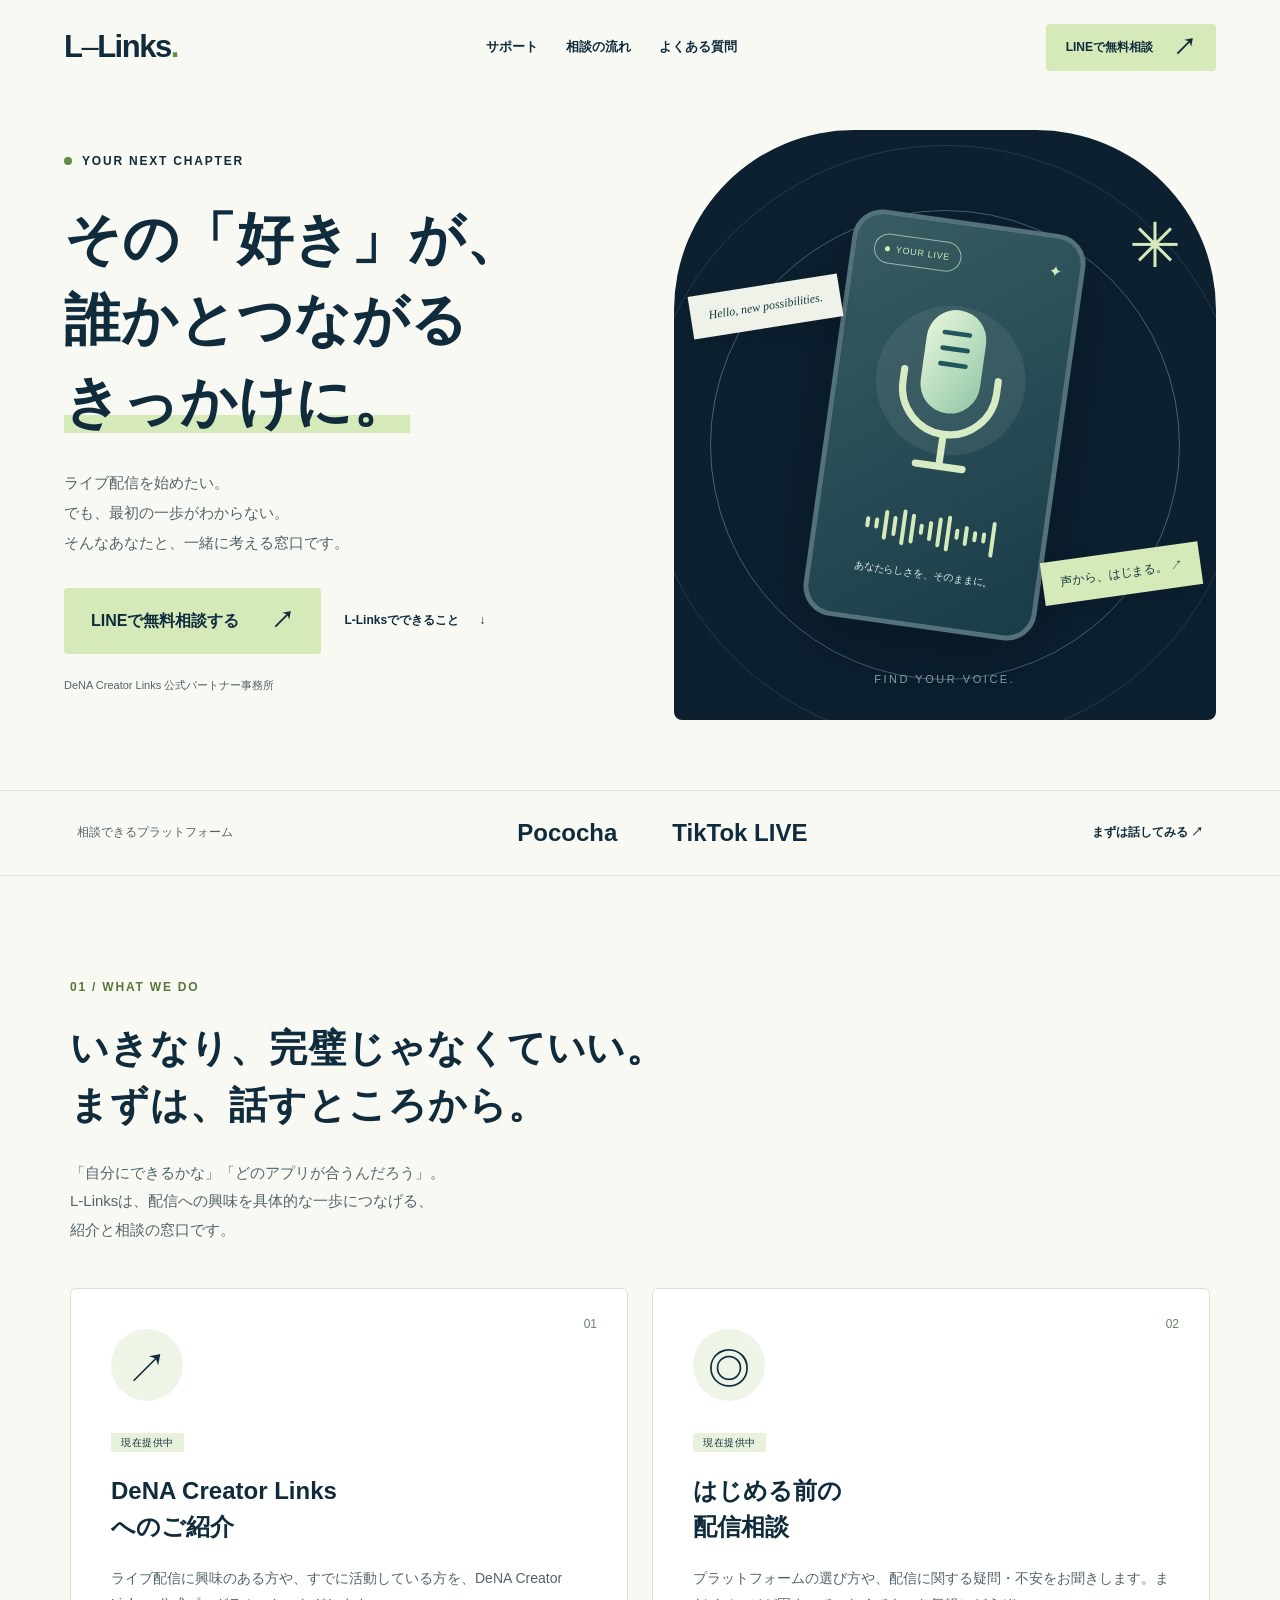
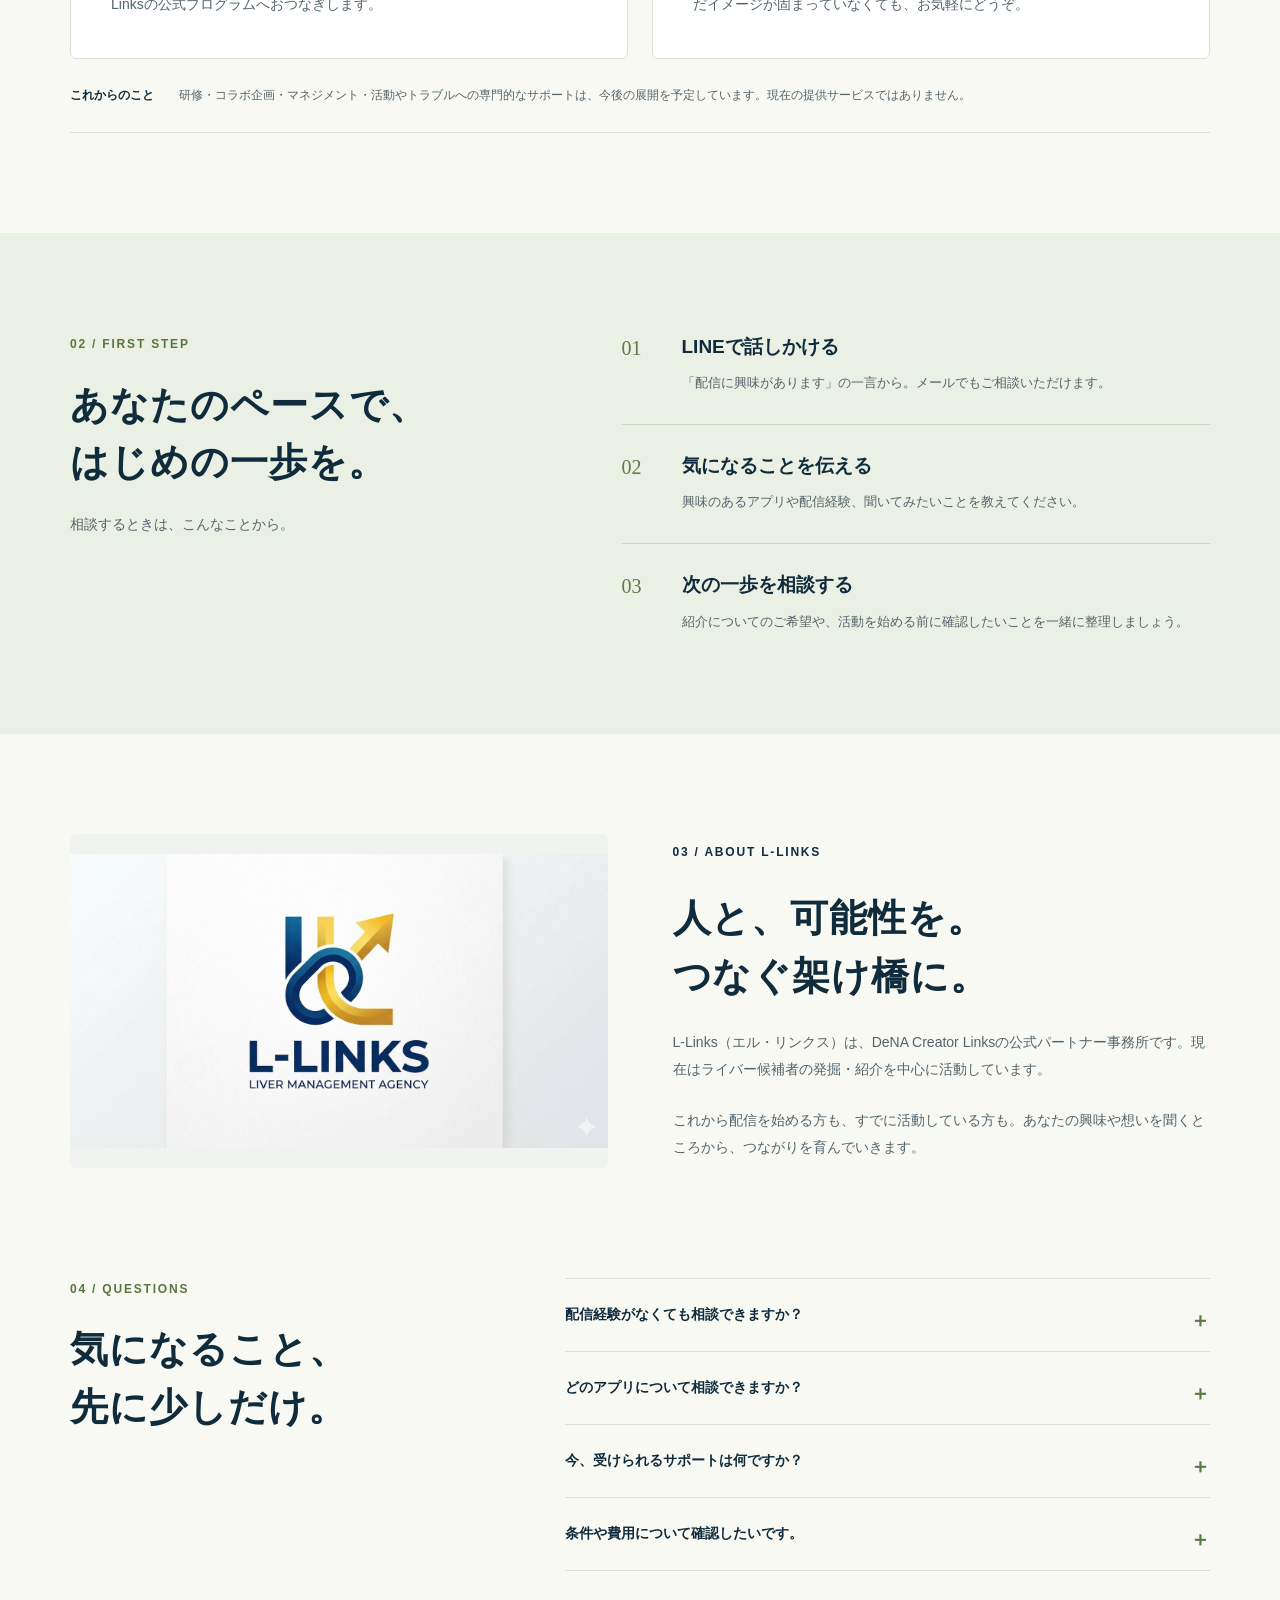
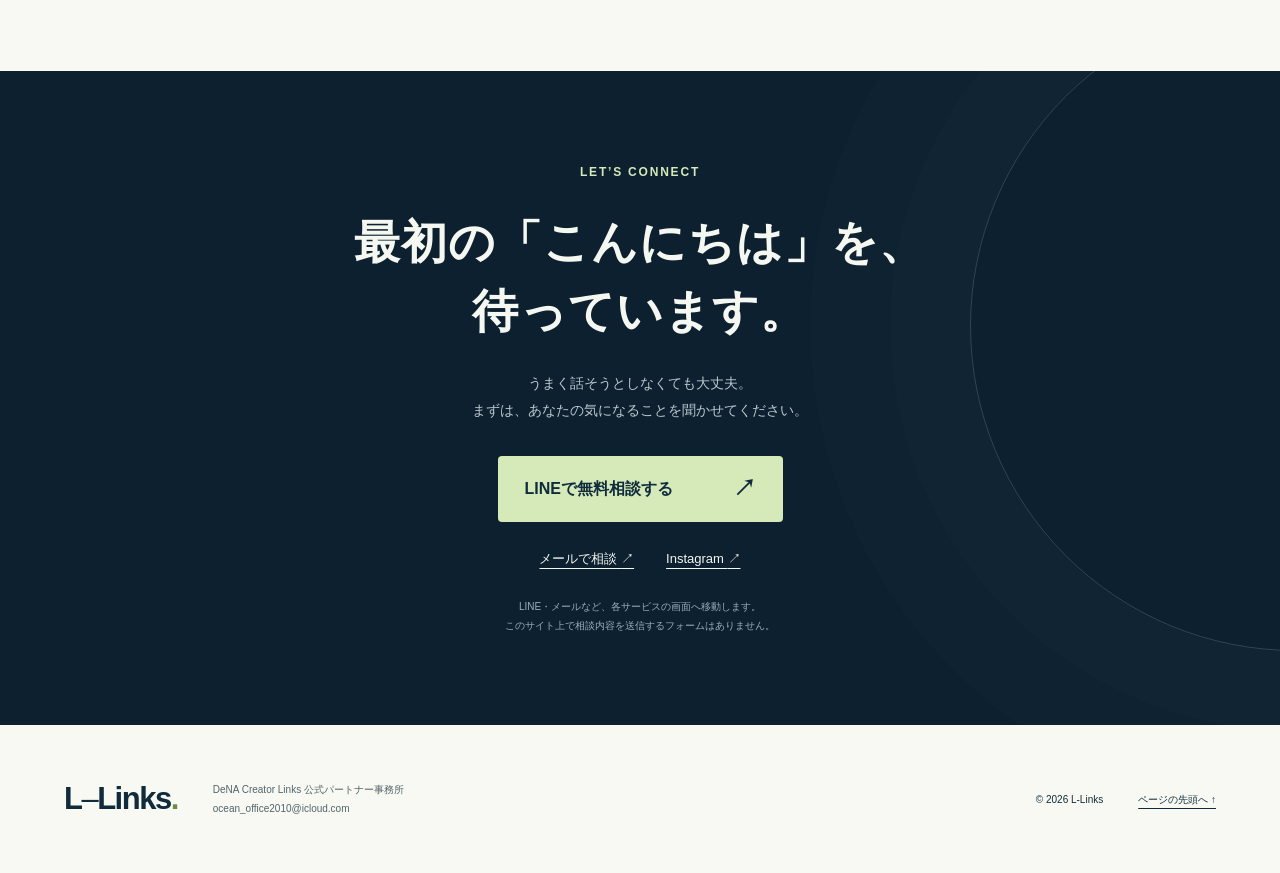
<file: index.html>
<!doctype html>
<html lang="ja">
<head>
<meta charset="utf-8"><meta name="viewport" content="width=device-width,initial-scale=1">
<title>L-Links｜ライブ配信のはじめの一歩を、一緒に。</title>
<meta name="description" content="L-Links（エル・リンクス）は、DeNA Creator Linksへの紹介と配信相談を行う窓口です。Pococha・TikTok LIVEに興味のある方へ。まずはLINEで無料相談。">
<link rel="canonical" href="https://l-links-agency.com/">
<meta property="og:type" content="website"><meta property="og:locale" content="ja_JP"><meta property="og:title" content="L-Links｜ライブ配信のはじめの一歩を、一緒に。"><meta property="og:description" content="配信を始めたい。その気持ちを、次の一歩へ。紹介と相談の窓口 L-Links。"><meta property="og:url" content="https://l-links-agency.com/"><meta property="og:image" content="https://l-links-agency.com/assets/logo.png">
<meta name="theme-color" content="#0c2030"><meta name="site-version" content="llinks-20261023-refresh">
<link rel="stylesheet" href="style.css">
<script type="application/ld+json">{"@context":"https://schema.org","@type":"Organization","name":"L-Links","url":"https://l-links-agency.com/","logo":"https://l-links-agency.com/assets/logo.png","email":"ocean_office2010@icloud.com"}</script>
</head>
<body>
<a class="skip" href="#main">本文へ移動</a>
<header class="header"><a class="wordmark" href="#home" aria-label="L-Links ホーム">L<span>–</span>Links<span class="brand-dot">.</span></a><nav aria-label="メインナビゲーション"><a href="#support">サポート</a><a href="#flow">相談の流れ</a><a href="#faq">よくある質問</a></nav><a class="button small" href="https://lin.ee/7DaCdb2">LINEで無料相談 <span aria-hidden="true">↗</span></a></header>
<main id="main">
<section class="hero" id="home"><div class="hero-copy"><p class="eyebrow"><span class="live-dot"></span> YOUR NEXT CHAPTER</p><h1>その「好き」が、<br>誰かとつながる<br><em>きっかけに。</em></h1><p class="hero-lead">ライブ配信を始めたい。<br>でも、最初の一歩がわからない。<br>そんなあなたと、一緒に考える窓口です。</p><div class="hero-actions"><a class="button" href="https://lin.ee/7DaCdb2">LINEで無料相談する <span aria-hidden="true">↗</span></a><a class="text-link" href="#support">L-Linksでできること <span aria-hidden="true">↓</span></a></div><p class="partner">DeNA Creator Links 公式パートナー事務所</p></div>
<div class="hero-art" role="img" aria-label="声と人がつながる様子を表したオリジナルイラスト"><div class="orbit orbit-one"></div><div class="orbit orbit-two"></div><div class="art-label">FIND YOUR VOICE.</div><div class="phone"><div class="phone-top"><span class="pill"><i></i> YOUR LIVE</span><span>✦</span></div><div class="voice-art"><svg viewBox="0 0 240 270" aria-hidden="true"><defs><linearGradient id="mic" x2="1" y2="1"><stop stop-color="#e9f7db"/><stop offset="1" stop-color="#90c6a6"/></linearGradient></defs><circle cx="120" cy="125" r="95" fill="#fff" opacity=".07"/><rect x="82" y="35" width="76" height="132" rx="38" fill="url(#mic)"/><path d="M60 118v16a60 60 0 0 0 120 0v-16M120 195v40M90 235h60" fill="none" stroke="#d7ebc4" stroke-width="9" stroke-linecap="round"/><path d="M104 65h32M104 85h32M104 105h32" stroke="#21575b" stroke-width="6" stroke-linecap="round"/></svg></div><div class="wave" aria-hidden="true"><i></i><i></i><i></i><i></i><i></i><i></i><i></i><i></i><i></i><i></i><i></i><i></i><i></i><i></i><i></i></div><p>あなたらしさを、そのままに。</p></div><span class="art-tag tag-one">Hello, new possibilities.</span><span class="art-tag tag-two">声から、はじまる。 ↗</span><span class="star" aria-hidden="true">✳</span></div></section>
<div class="platform-strip"><p>相談できるプラットフォーム</p><div><span>Pococha</span><span>TikTok LIVE</span></div><a href="#contact">まずは話してみる <span aria-hidden="true">↗</span></a></div>
<section class="section intro" id="support"><div class="section-heading"><p class="eyebrow">01 / WHAT WE DO</p><h2>いきなり、完璧じゃなくていい。<br>まずは、話すところから。</h2></div><p class="intro-text">「自分にできるかな」「どのアプリが合うんだろう」。<br>L-Linksは、配信への興味を具体的な一歩につなげる、<br class="desktop-br">紹介と相談の窓口です。</p><div class="support-grid"><article class="support-card"><span class="card-num">01</span><div class="card-icon" aria-hidden="true">↗</div><span class="status">現在提供中</span><h3>DeNA Creator Links<br>へのご紹介</h3><p>ライブ配信に興味のある方や、すでに活動している方を、DeNA Creator Linksの公式プログラムへおつなぎします。</p></article><article class="support-card"><span class="card-num">02</span><div class="card-icon" aria-hidden="true">◎</div><span class="status">現在提供中</span><h3>はじめる前の<br>配信相談</h3><p>プラットフォームの選び方や、配信に関する疑問・不安をお聞きします。まだイメージが固まっていなくても、お気軽にどうぞ。</p></article></div><div class="future"><span>これからのこと</span><p>研修・コラボ企画・マネジメント・活動やトラブルへの専門的なサポートは、今後の展開を予定しています。現在の提供サービスではありません。</p></div></section>
<section class="flow-section" id="flow"><div class="section"><div class="section-heading"><p class="eyebrow">02 / FIRST STEP</p><h2>あなたのペースで、<br>はじめの一歩を。</h2><p>相談するときは、こんなことから。</p></div><ol class="steps"><li><span>01</span><h3>LINEで話しかける</h3><p>「配信に興味があります」の一言から。メールでもご相談いただけます。</p></li><li><span>02</span><h3>気になることを伝える</h3><p>興味のあるアプリや配信経験、聞いてみたいことを教えてください。</p></li><li><span>03</span><h3>次の一歩を相談する</h3><p>紹介についてのご希望や、活動を始める前に確認したいことを一緒に整理しましょう。</p></li></ol></div></section>
<section class="section about" id="about"><div class="brand-image"><img src="assets/logo.png" alt="L-Links ロゴ" width="1408" height="768" loading="lazy"></div><div><p class="eyebrow">03 / ABOUT L-LINKS</p><h2>人と、可能性を。<br>つなぐ架け橋に。</h2><p>L-Links（エル・リンクス）は、DeNA Creator Linksの公式パートナー事務所です。現在はライバー候補者の発掘・紹介を中心に活動しています。</p><p>これから配信を始める方も、すでに活動している方も。あなたの興味や想いを聞くところから、つながりを育んでいきます。</p></div></section>
<section class="section faq" id="faq"><div class="section-heading"><p class="eyebrow">04 / QUESTIONS</p><h2>気になること、<br>先に少しだけ。</h2></div><div class="faq-list"><details><summary>配信経験がなくても相談できますか？</summary><p>はい。ライブ配信に興味がある方の相談を受け付けています。何から始めればよいか、気になることをお聞かせください。</p></details><details><summary>どのアプリについて相談できますか？</summary><p>Pococha・TikTok LIVEに対応しています。どちらがよいか迷っている方も、まずはご相談ください。</p></details><details><summary>今、受けられるサポートは何ですか？</summary><p>現在は、DeNA Creator Linksへの紹介と配信相談が中心です。専門的なマネジメントや研修などは今後の展開予定で、現在の提供内容とは異なります。</p></details><details><summary>条件や費用について確認したいです。</summary><p>LINEでの相談は無料です。紹介後の活動条件や契約・費用に関することは、手続きの前に窓口でご確認ください。収益や成果を保証するものではありません。</p></details></div></section>
<section class="contact" id="contact"><div class="contact-inner"><p class="eyebrow">LET’S CONNECT</p><h2>最初の「こんにちは」を、<br>待っています。</h2><p>うまく話そうとしなくても大丈夫。<br>まずは、あなたの気になることを聞かせてください。</p><a class="button" href="https://lin.ee/7DaCdb2">LINEで無料相談する <span aria-hidden="true">↗</span></a><div class="contact-links"><a href="mailto:ocean_office2010@icloud.com">メールで相談 <span aria-hidden="true">↗</span></a><a href="https://www.instagram.com/l.links2026?igsh=MWd5ZmExdzI5eXkzcw%3D%3D&amp;utm_source=qr" target="_blank" rel="noopener noreferrer">Instagram <span aria-hidden="true">↗</span><span class="sr-only">（新しいタブ）</span></a></div><p class="contact-note">LINE・メールなど、各サービスの画面へ移動します。<br>このサイト上で相談内容を送信するフォームはありません。</p></div><div class="contact-orbit" aria-hidden="true"></div></section>
</main>
<footer><a class="wordmark" href="#home">L<span>–</span>Links<span class="brand-dot">.</span></a><p>DeNA Creator Links 公式パートナー事務所<br><a href="mailto:ocean_office2010@icloud.com">ocean_office2010@icloud.com</a></p><small>© 2026 L-Links</small><a class="back-top" href="#home">ページの先頭へ ↑</a></footer>
</body></html>
</file>
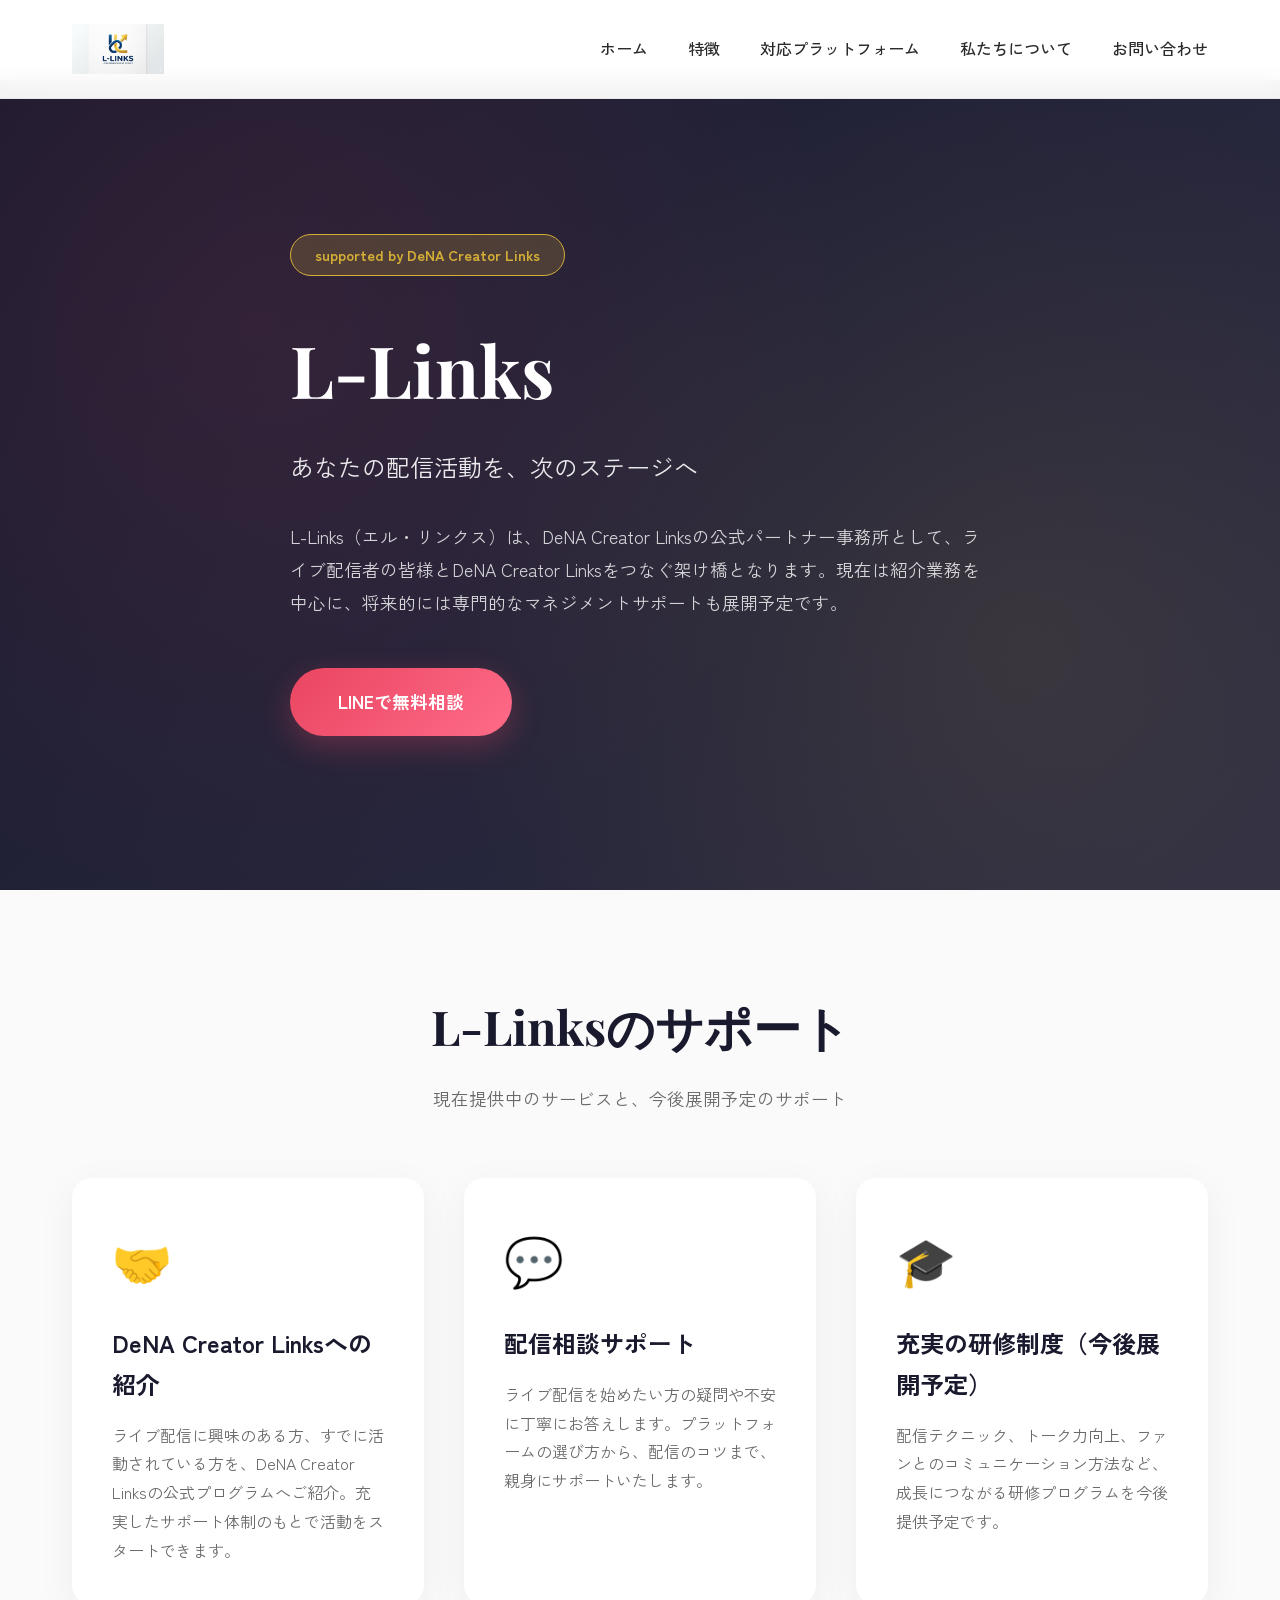
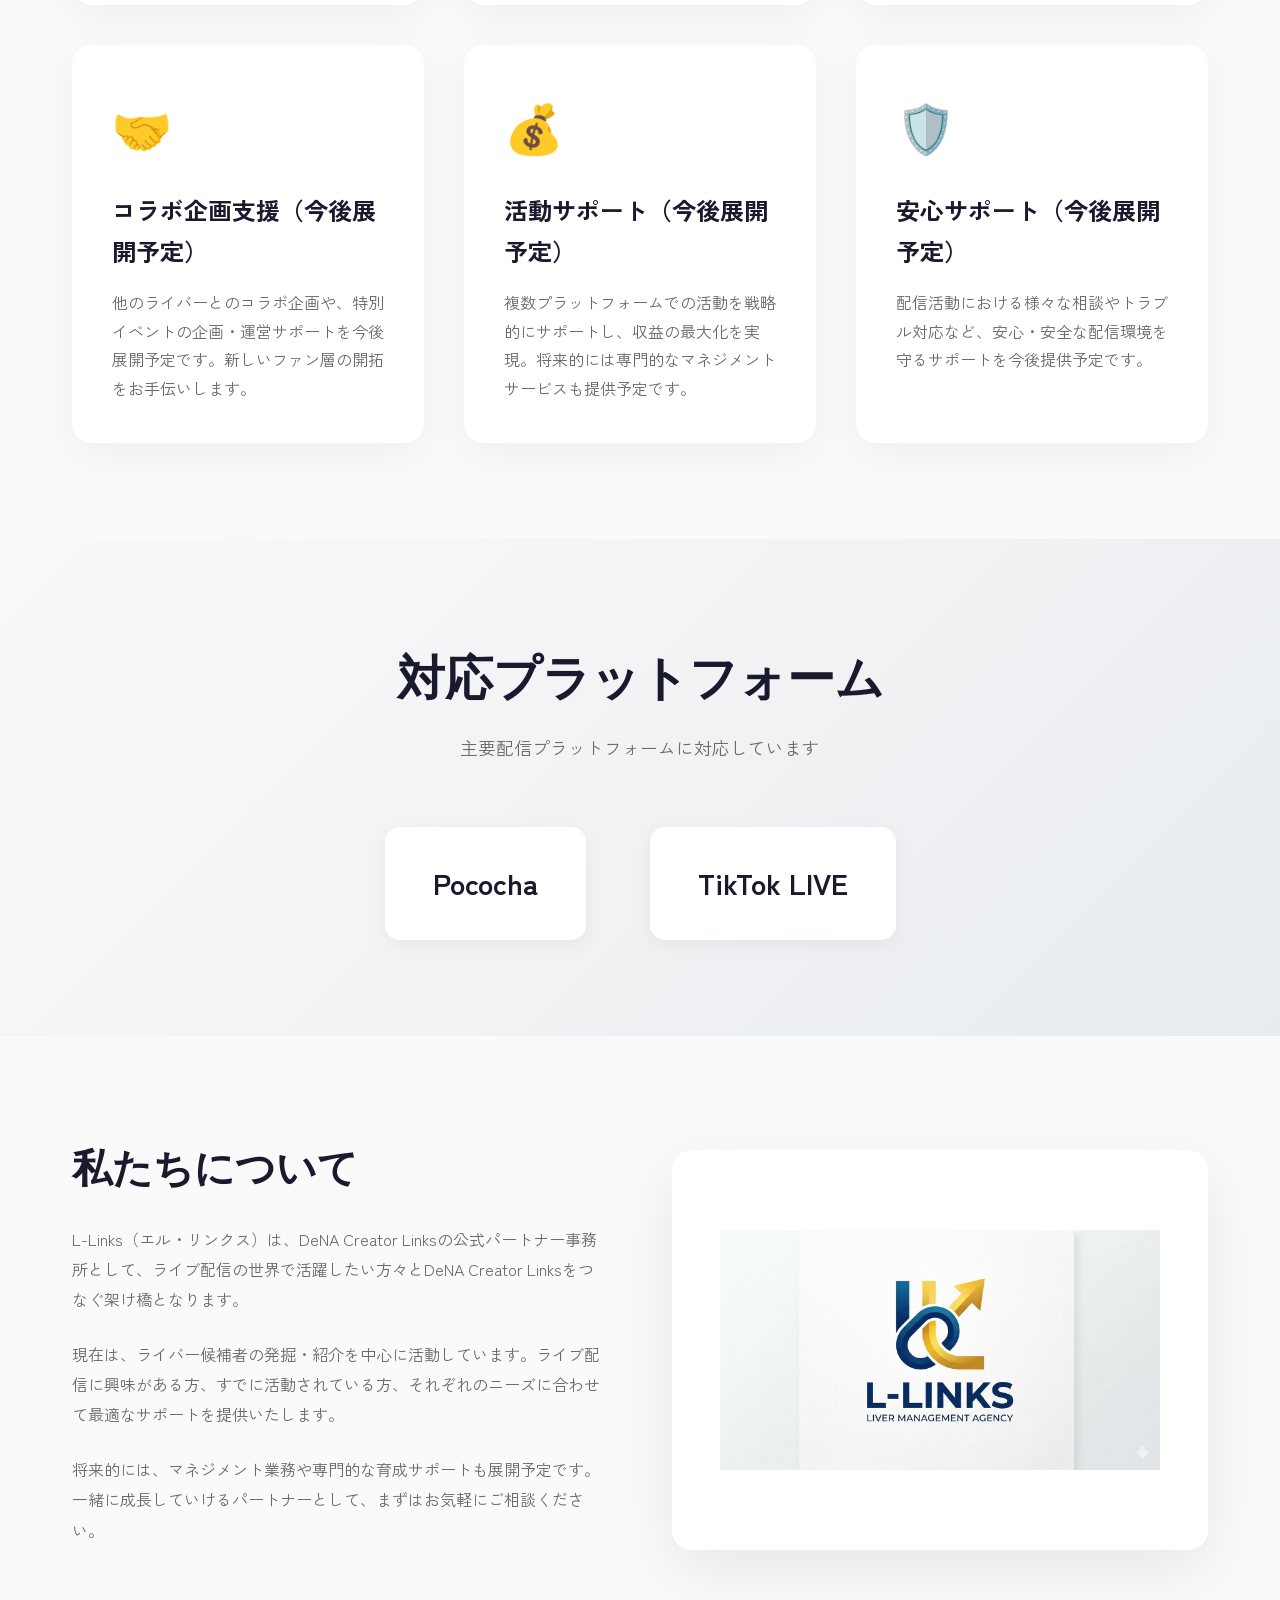
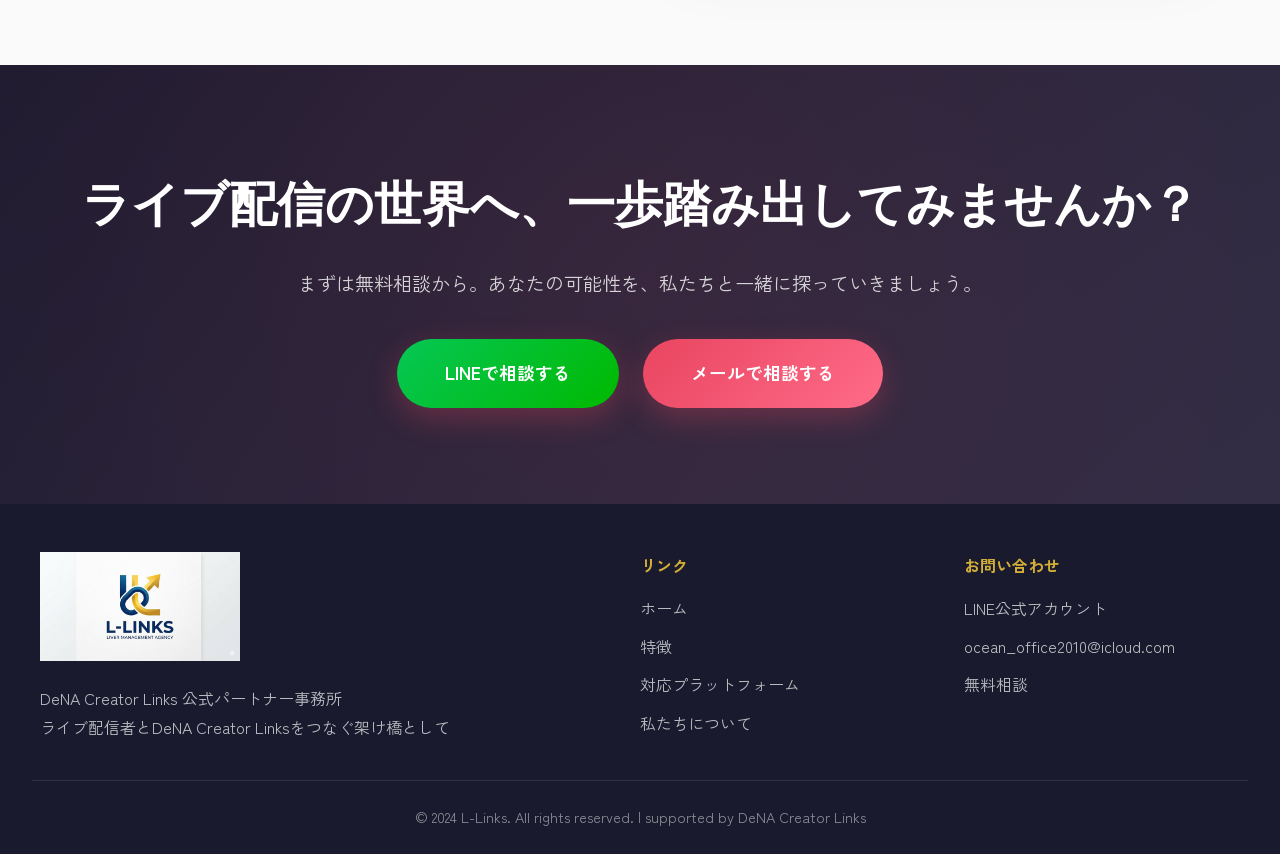
<file: l-links-website-standalone.html>
<!DOCTYPE html>
<html lang="ja">
<head>
    <meta charset="UTF-8">
    <meta name="viewport" content="width=device-width, initial-scale=1.0">
    <title>L-Links（エル・リンクス）| ライバー事務所</title>
    <link href="https://fonts.googleapis.com/css2?family=Zen+Kaku+Gothic+New:wght@400;500;700;900&family=Playfair+Display:wght@600;700&display=swap" rel="stylesheet">
    <style>
        :root {
            --primary: #1a1a2e;
            --accent: #e94560;
            --accent-light: #ff6b88;
            --gold: #d4af37;
            --bg: #fafafa;
            --text: #2a2a2a;
            --text-light: #6a6a6a;
            --card-bg: #ffffff;
        }

        * {
            margin: 0;
            padding: 0;
            box-sizing: border-box;
        }

        body {
            font-family: 'Zen Kaku Gothic New', sans-serif;
            background: var(--bg);
            color: var(--text);
            line-height: 1.7;
            overflow-x: hidden;
        }

        /* Header */
        header {
            position: fixed;
            top: 0;
            width: 100%;
            background: rgba(255, 255, 255, 0.95);
            backdrop-filter: blur(10px);
            z-index: 1000;
            border-bottom: 1px solid rgba(0, 0, 0, 0.05);
            animation: slideDown 0.8s ease-out;
        }

        @keyframes slideDown {
            from { transform: translateY(-100%); }
            to { transform: translateY(0); }
        }

        nav {
            max-width: 1200px;
            margin: 0 auto;
            display: flex;
            justify-content: space-between;
            align-items: center;
            padding: 1.5rem 2rem;
        }

        .logo {
            display: flex;
            align-items: center;
            gap: 0;
        }

        .logo img {
            height: 50px;
            width: auto;
        }

        .logo-text {
            font-family: 'Playfair Display', serif;
            font-size: 1.8rem;
            font-weight: 700;
            color: var(--primary);
            letter-spacing: 0.05em;
            position: relative;
            display: none; /* Hide text when logo image is present */
        }

        .logo::after {
            display: none; /* Remove underline when using logo image */
        }

        .nav-links {
            display: flex;
            gap: 2.5rem;
            list-style: none;
        }

        .nav-links a {
            text-decoration: none;
            color: var(--text);
            font-weight: 500;
            transition: color 0.3s;
            position: relative;
        }

        .nav-links a::after {
            content: '';
            position: absolute;
            bottom: -5px;
            left: 0;
            width: 0;
            height: 2px;
            background: var(--accent);
            transition: width 0.3s;
        }

        .nav-links a:hover {
            color: var(--accent);
        }

        .nav-links a:hover::after {
            width: 100%;
        }

        /* Hero Section */
        .hero {
            margin-top: 80px;
            min-height: 90vh;
            display: flex;
            align-items: center;
            background: linear-gradient(135deg, #1a1a2e 0%, #2d2d44 100%);
            position: relative;
            overflow: hidden;
        }

        .hero::before {
            content: '';
            position: absolute;
            top: 0;
            left: 0;
            right: 0;
            bottom: 0;
            background: 
                radial-gradient(circle at 20% 30%, rgba(233, 69, 96, 0.1) 0%, transparent 50%),
                radial-gradient(circle at 80% 70%, rgba(212, 175, 55, 0.1) 0%, transparent 50%);
            animation: pulse 8s ease-in-out infinite;
        }

        @keyframes pulse {
            0%, 100% { opacity: 0.5; }
            50% { opacity: 0.8; }
        }

        .hero-content {
            max-width: 1200px;
            margin: 0 auto;
            padding: 4rem 2rem;
            position: relative;
            z-index: 1;
        }

        .hero h1 {
            font-family: 'Playfair Display', serif;
            font-size: 4.5rem;
            color: white;
            margin-bottom: 1rem;
            animation: fadeInUp 1s ease-out 0.2s both;
        }

        .hero .subtitle {
            font-size: 1.5rem;
            color: rgba(255, 255, 255, 0.9);
            margin-bottom: 2rem;
            animation: fadeInUp 1s ease-out 0.4s both;
        }

        .hero .description {
            font-size: 1.1rem;
            color: rgba(255, 255, 255, 0.8);
            max-width: 700px;
            line-height: 1.9;
            margin-bottom: 3rem;
            animation: fadeInUp 1s ease-out 0.6s both;
        }

        @keyframes fadeInUp {
            from {
                opacity: 0;
                transform: translateY(30px);
            }
            to {
                opacity: 1;
                transform: translateY(0);
            }
        }

        .cta-button {
            display: inline-block;
            padding: 1.2rem 3rem;
            background: linear-gradient(135deg, var(--accent), var(--accent-light));
            color: white;
            text-decoration: none;
            border-radius: 50px;
            font-weight: 700;
            font-size: 1.1rem;
            transition: all 0.3s;
            box-shadow: 0 10px 30px rgba(233, 69, 96, 0.3);
            animation: fadeInUp 1s ease-out 0.8s both;
        }

        .cta-button:hover {
            transform: translateY(-3px);
            box-shadow: 0 15px 40px rgba(233, 69, 96, 0.4);
        }

        /* Badge */
        .badge {
            display: inline-block;
            padding: 0.5rem 1.5rem;
            background: rgba(212, 175, 55, 0.2);
            border: 1px solid var(--gold);
            border-radius: 30px;
            color: var(--gold);
            font-size: 0.9rem;
            font-weight: 600;
            margin-bottom: 2rem;
            animation: fadeInUp 1s ease-out both;
        }

        /* Features Section */
        .features {
            padding: 6rem 2rem;
            max-width: 1200px;
            margin: 0 auto;
        }

        .section-title {
            font-family: 'Playfair Display', serif;
            font-size: 3rem;
            text-align: center;
            margin-bottom: 1rem;
            color: var(--primary);
        }

        .section-subtitle {
            text-align: center;
            color: var(--text-light);
            margin-bottom: 4rem;
            font-size: 1.1rem;
        }

        .feature-grid {
            display: grid;
            grid-template-columns: repeat(auto-fit, minmax(300px, 1fr));
            gap: 2.5rem;
        }

        .feature-card {
            background: var(--card-bg);
            padding: 2.5rem;
            border-radius: 20px;
            box-shadow: 0 10px 40px rgba(0, 0, 0, 0.05);
            transition: all 0.4s;
            position: relative;
            overflow: hidden;
        }

        .feature-card::before {
            content: '';
            position: absolute;
            top: 0;
            left: 0;
            width: 100%;
            height: 4px;
            background: linear-gradient(90deg, var(--accent), var(--gold));
            transform: scaleX(0);
            transition: transform 0.4s;
        }

        .feature-card:hover {
            transform: translateY(-10px);
            box-shadow: 0 20px 60px rgba(0, 0, 0, 0.1);
        }

        .feature-card:hover::before {
            transform: scaleX(1);
        }

        .feature-icon {
            font-size: 3rem;
            margin-bottom: 1.5rem;
            display: block;
        }

        .feature-card h3 {
            font-size: 1.5rem;
            margin-bottom: 1rem;
            color: var(--primary);
        }

        .feature-card p {
            color: var(--text-light);
            line-height: 1.8;
        }

        /* Platforms Section */
        .platforms {
            padding: 6rem 2rem;
            background: linear-gradient(135deg, #f8f9fa 0%, #e9ecef 100%);
        }

        .platforms-container {
            max-width: 1200px;
            margin: 0 auto;
        }

        .platform-logos {
            display: flex;
            justify-content: center;
            align-items: center;
            gap: 4rem;
            flex-wrap: wrap;
            margin-top: 3rem;
        }

        .platform-item {
            background: white;
            padding: 2rem 3rem;
            border-radius: 15px;
            box-shadow: 0 5px 20px rgba(0, 0, 0, 0.05);
            transition: all 0.3s;
        }

        .platform-item:hover {
            transform: translateY(-5px);
            box-shadow: 0 10px 30px rgba(0, 0, 0, 0.1);
        }

        .platform-item h4 {
            font-size: 1.8rem;
            color: var(--primary);
            font-weight: 700;
        }

        /* About Section */
        .about {
            padding: 6rem 2rem;
            max-width: 1200px;
            margin: 0 auto;
        }

        .about-content {
            display: grid;
            grid-template-columns: 1fr 1fr;
            gap: 4rem;
            align-items: center;
        }

        .about-text h2 {
            font-family: 'Playfair Display', serif;
            font-size: 2.5rem;
            margin-bottom: 1.5rem;
            color: var(--primary);
        }

        .about-text p {
            color: var(--text-light);
            margin-bottom: 1.5rem;
            line-height: 1.9;
        }

        .about-image {
            background: white;
            border-radius: 20px;
            height: 400px;
            display: flex;
            align-items: center;
            justify-content: center;
            box-shadow: 0 20px 60px rgba(0, 0, 0, 0.08);
            padding: 3rem;
        }

        .about-image img {
            max-width: 100%;
            max-height: 100%;
            object-fit: contain;
        }

        /* CTA Section */
        .cta-section {
            padding: 6rem 2rem;
            background: linear-gradient(135deg, #1a1a2e 0%, #2d2d44 100%);
            text-align: center;
            position: relative;
            overflow: hidden;
        }

        .cta-section::before {
            content: '';
            position: absolute;
            top: -50%;
            left: -50%;
            width: 200%;
            height: 200%;
            background: radial-gradient(circle, rgba(233, 69, 96, 0.1) 0%, transparent 70%);
            animation: rotate 20s linear infinite;
        }

        @keyframes rotate {
            from { transform: rotate(0deg); }
            to { transform: rotate(360deg); }
        }

        .cta-section h2 {
            font-family: 'Playfair Display', serif;
            font-size: 3rem;
            color: white;
            margin-bottom: 1.5rem;
            position: relative;
            z-index: 1;
        }

        .cta-section p {
            color: rgba(255, 255, 255, 0.8);
            font-size: 1.2rem;
            margin-bottom: 2.5rem;
            position: relative;
            z-index: 1;
        }

        /* Footer */
        footer {
            background: var(--primary);
            color: white;
            padding: 3rem 2rem 1.5rem;
        }

        .footer-content {
            max-width: 1200px;
            margin: 0 auto;
            display: grid;
            grid-template-columns: 2fr 1fr 1fr;
            gap: 3rem;
            margin-bottom: 2rem;
        }

        .footer-brand h3 {
            font-family: 'Playfair Display', serif;
            font-size: 1.8rem;
            margin-bottom: 1rem;
            display: none; /* Hide text when logo is present */
        }

        .footer-brand .footer-logo {
            width: 200px;
            margin-bottom: 1rem;
        }

        .footer-brand p {
            color: rgba(255, 255, 255, 0.7);
            line-height: 1.8;
        }

        .footer-links h4 {
            margin-bottom: 1rem;
            color: var(--gold);
        }

        .footer-links ul {
            list-style: none;
        }

        .footer-links li {
            margin-bottom: 0.7rem;
        }

        .footer-links a {
            color: rgba(255, 255, 255, 0.7);
            text-decoration: none;
            transition: color 0.3s;
        }

        .footer-links a:hover {
            color: white;
        }

        .footer-bottom {
            border-top: 1px solid rgba(255, 255, 255, 0.1);
            padding-top: 1.5rem;
            text-align: center;
            color: rgba(255, 255, 255, 0.5);
            font-size: 0.9rem;
        }

        /* Responsive */
        @media (max-width: 768px) {
            .nav-links {
                display: none;
            }

            .hero h1 {
                font-size: 2.5rem;
            }

            .hero .subtitle {
                font-size: 1.2rem;
            }

            .section-title {
                font-size: 2rem;
            }

            .about-content {
                grid-template-columns: 1fr;
            }

            .footer-content {
                grid-template-columns: 1fr;
            }

            .platform-logos {
                gap: 2rem;
            }
        }

        /* Scroll animations */
        .fade-in {
            opacity: 0;
            transform: translateY(30px);
            transition: all 0.8s ease-out;
        }

        .fade-in.visible {
            opacity: 1;
            transform: translateY(0);
        }
    </style>
</head>
<body>
    <header>
        <nav>
            <div class="logo">
                <img src="[data-uri]" alt="L-Links">
            </div>
            <ul class="nav-links">
                <li><a href="#home">ホーム</a></li>
                <li><a href="#features">特徴</a></li>
                <li><a href="#platforms">対応プラットフォーム</a></li>
                <li><a href="#about">私たちについて</a></li>
                <li><a href="#contact">お問い合わせ</a></li>
            </ul>
        </nav>
    </header>

    <section class="hero" id="home">
        <div class="hero-content">
            <div class="badge">supported by DeNA Creator Links</div>
            <h1>L-Links</h1>
            <p class="subtitle">あなたの配信活動を、次のステージへ</p>
            <p class="description">
                L-Links（エル・リンクス）は、DeNA Creator Linksの公式パートナー事務所として、ライブ配信者の皆様とDeNA Creator Linksをつなぐ架け橋となります。現在は紹介業務を中心に、将来的には専門的なマネジメントサポートも展開予定です。
            </p>
            <a href="https://lin.ee/7DaCdb2" class="cta-button">LINEで無料相談</a>
        </div>
    </section>

    <section class="features" id="features">
        <h2 class="section-title fade-in">L-Linksのサポート</h2>
        <p class="section-subtitle fade-in">現在提供中のサービスと、今後展開予定のサポート</p>
        <div class="feature-grid">
            <div class="feature-card fade-in">
                <span class="feature-icon">🤝</span>
                <h3>DeNA Creator Linksへの紹介</h3>
                <p>ライブ配信に興味のある方、すでに活動されている方を、DeNA Creator Linksの公式プログラムへご紹介。充実したサポート体制のもとで活動をスタートできます。</p>
            </div>
            <div class="feature-card fade-in">
                <span class="feature-icon">💬</span>
                <h3>配信相談サポート</h3>
                <p>ライブ配信を始めたい方の疑問や不安に丁寧にお答えします。プラットフォームの選び方から、配信のコツまで、親身にサポートいたします。</p>
            </div>
            <div class="feature-card fade-in">
                <span class="feature-icon">🎓</span>
                <h3>充実の研修制度（今後展開予定）</h3>
                <p>配信テクニック、トーク力向上、ファンとのコミュニケーション方法など、成長につながる研修プログラムを今後提供予定です。</p>
            </div>
            <div class="feature-card fade-in">
                <span class="feature-icon">🤝</span>
                <h3>コラボ企画支援（今後展開予定）</h3>
                <p>他のライバーとのコラボ企画や、特別イベントの企画・運営サポートを今後展開予定です。新しいファン層の開拓をお手伝いします。</p>
            </div>
            <div class="feature-card fade-in">
                <span class="feature-icon">💰</span>
                <h3>活動サポート（今後展開予定）</h3>
                <p>複数プラットフォームでの活動を戦略的にサポートし、収益の最大化を実現。将来的には専門的なマネジメントサービスも提供予定です。</p>
            </div>
            <div class="feature-card fade-in">
                <span class="feature-icon">🛡️</span>
                <h3>安心サポート（今後展開予定）</h3>
                <p>配信活動における様々な相談やトラブル対応など、安心・安全な配信環境を守るサポートを今後提供予定です。</p>
            </div>
        </div>
    </section>

    <section class="platforms" id="platforms">
        <div class="platforms-container">
            <h2 class="section-title fade-in">対応プラットフォーム</h2>
            <p class="section-subtitle fade-in">主要配信プラットフォームに対応しています</p>
            <div class="platform-logos">
                <div class="platform-item fade-in">
                    <h4>Pococha</h4>
                </div>
                <div class="platform-item fade-in">
                    <h4>TikTok LIVE</h4>
                </div>
            </div>
        </div>
    </section>

    <section class="about" id="about">
        <div class="about-content">
            <div class="about-text fade-in">
                <h2>私たちについて</h2>
                <p>
                    L-Links（エル・リンクス）は、DeNA Creator Linksの公式パートナー事務所として、ライブ配信の世界で活躍したい方々とDeNA Creator Linksをつなぐ架け橋となります。
                </p>
                <p>
                    現在は、ライバー候補者の発掘・紹介を中心に活動しています。ライブ配信に興味がある方、すでに活動されている方、それぞれのニーズに合わせて最適なサポートを提供いたします。
                </p>
                <p>
                    将来的には、マネジメント業務や専門的な育成サポートも展開予定です。一緒に成長していけるパートナーとして、まずはお気軽にご相談ください。
                </p>
            </div>
            <div class="about-image fade-in">
                <img src="[data-uri]" alt="L-Links Logo">
            </div>
        </div>
    </section>

    <section class="cta-section" id="contact">
        <h2>ライブ配信の世界へ、一歩踏み出してみませんか？</h2>
        <p>まずは無料相談から。あなたの可能性を、私たちと一緒に探っていきましょう。</p>
        <div style="display: flex; gap: 1.5rem; justify-content: center; flex-wrap: wrap; margin-top: 2rem;">
            <a href="https://lin.ee/7DaCdb2" class="cta-button" style="background: linear-gradient(135deg, #06C755, #00B900);">LINEで相談する</a>
            <a href="mailto:ocean_office2010@icloud.com" class="cta-button">メールで相談する</a>
        </div>
    </section>

    <footer>
        <div class="footer-content">
            <div class="footer-brand">
                <img src="[data-uri]" alt="L-Links" class="footer-logo">
                <p>
                    DeNA Creator Links 公式パートナー事務所<br>
                    ライブ配信者とDeNA Creator Linksをつなぐ架け橋として
                </p>
            </div>
            <div class="footer-links">
                <h4>リンク</h4>
                <ul>
                    <li><a href="#home">ホーム</a></li>
                    <li><a href="#features">特徴</a></li>
                    <li><a href="#platforms">対応プラットフォーム</a></li>
                    <li><a href="#about">私たちについて</a></li>
                </ul>
            </div>
            <div class="footer-links">
                <h4>お問い合わせ</h4>
                <ul>
                    <li><a href="https://lin.ee/7DaCdb2">LINE公式アカウント</a></li>
                    <li><a href="mailto:ocean_office2010@icloud.com">ocean_office2010@icloud.com</a></li>
                    <li><a href="#contact">無料相談</a></li>
                </ul>
            </div>
        </div>
        <div class="footer-bottom">
            <p>&copy; 2024 L-Links. All rights reserved. | supported by DeNA Creator Links</p>
        </div>
    </footer>

    <script>
        // Scroll animation
        const observerOptions = {
            threshold: 0.1,
            rootMargin: '0px 0px -50px 0px'
        };

        const observer = new IntersectionObserver((entries) => {
            entries.forEach(entry => {
                if (entry.isIntersecting) {
                    entry.target.classList.add('visible');
                }
            });
        }, observerOptions);

        document.querySelectorAll('.fade-in').forEach(el => observer.observe(el));

        // Smooth scrolling
        document.querySelectorAll('a[href^="#"]').forEach(anchor => {
            anchor.addEventListener('click', function (e) {
                e.preventDefault();
                const target = document.querySelector(this.getAttribute('href'));
                if (target) {
                    target.scrollIntoView({
                        behavior: 'smooth',
                        block: 'start'
                    });
                }
            });
        });
    </script>
</body>
</html>
</file>
<file: style.css>
:root{--ink:#102c3c;--muted:#52646b;--paper:#f8f9f3;--green:#d5e9b9;--line:#dae1d8;--dark:#0c2030}*{box-sizing:border-box}html{scroll-behavior:smooth;scroll-padding-top:100px}body{margin:0;background:var(--paper);color:var(--ink);font-family:"Hiragino Kaku Gothic ProN","Yu Gothic",Meiryo,sans-serif;font-size:16px;line-height:1.9}a{color:inherit}button,a,summary{-webkit-tap-highlight-color:transparent}a:focus-visible,summary:focus-visible{outline:3px solid #477c21;outline-offset:6px}a{text-underline-offset:5px}h1,h2,h3,p{margin:0}h1,h2,h3{line-height:1.5}section[id]{scroll-margin-top:20px}.skip{position:fixed;top:-100px;left:20px;background:white;padding:12px;z-index:100}.skip:focus{top:10px}.header{min-height:94px;max-width:1440px;margin:auto;padding:18px 5%;display:flex;align-items:center;justify-content:space-between;gap:24px}.wordmark{font-family:Arial,sans-serif;font-size:31px;letter-spacing:-1.5px;font-weight:800;text-decoration:none;white-space:nowrap}.wordmark>span:first-child{font-weight:400}.brand-dot{color:#688e43}.header nav{display:flex;gap:28px;font-size:13px;font-weight:600}.header nav a{text-decoration:none;padding:8px 0}.header nav a:hover{text-decoration:underline}.button{display:inline-flex;align-items:center;justify-content:space-between;gap:32px;padding:18px 27px;min-height:60px;background:var(--green);color:var(--ink);font-weight:700;text-decoration:none;border-radius:4px;transition:background .2s,transform .2s}.button:hover{background:#c2dda0;transform:translateY(-2px)}.button span{font-size:23px;line-height:1}.button.small{padding:12px 20px;min-height:46px;font-size:12px;gap:20px}.hero{max-width:1440px;margin:auto;display:grid;grid-template-columns:1.06fr 1fr;min-height:670px;padding:35px 5% 70px;gap:3%}.hero-copy{padding:20px 0 10px}.eyebrow{font-family:Arial,sans-serif;font-size:12px;letter-spacing:.15em;font-weight:700;margin-bottom:25px;display:flex;align-items:center;gap:10px}.live-dot{width:8px;height:8px;background:#638a43;border-radius:50%}h1{font-size:clamp(36px,4.4vw,64px);font-weight:700;letter-spacing:.015em;line-height:1.45}h1 em{font-style:normal;background:linear-gradient(transparent 72%,var(--green) 72%)}.hero-lead{color:var(--muted);margin-top:25px;font-size:15px;line-height:2}.hero-actions{margin-top:30px;display:flex;align-items:center;gap:23px;flex-wrap:wrap}.text-link{font-size:12px;font-weight:600;text-decoration:none;display:flex;gap:20px}.partner{font-size:11px;color:var(--muted);margin-top:21px}.hero-art{background:var(--dark);border-radius:180px 180px 8px 8px;position:relative;overflow:hidden;min-height:590px;align-self:stretch;display:grid;place-items:center}.orbit{position:absolute;border:1px solid #476170;border-radius:50%;width:470px;height:470px;top:80px;left:50%;transform:translateX(-50%)}.orbit-two{width:600px;height:600px;top:15px;opacity:.4}.art-label{position:absolute;bottom:30px;color:#91a7ae;font-family:Arial,sans-serif;letter-spacing:.23em;font-size:11px}.phone{width:235px;height:410px;border-radius:30px;background:linear-gradient(145deg,#385c61,#193c49);border:5px solid #54727b;transform:rotate(8deg);box-shadow:0 25px 70px #0004;padding:18px;z-index:1}.phone-top{display:flex;justify-content:space-between;color:var(--green)}.pill{font:9px Arial,sans-serif;letter-spacing:.08em;border:1px solid #99b5ab;padding:6px 10px;border-radius:30px;display:flex;align-items:center;gap:6px}.pill i{height:5px;width:5px;background:var(--green);border-radius:50%}.voice-art svg{width:100%;height:230px}.phone>p{font-size:10px;text-align:center;color:#e4efea;margin-top:16px}.wave{height:36px;display:flex;gap:5px;align-items:center;justify-content:center}.wave i{display:block;background:#d5e9b9;width:4px;border-radius:3px;height:11px}.wave i:nth-child(3n){height:30px}.wave i:nth-child(4n){height:20px}.wave i:nth-child(5n){height:36px}.art-tag{position:absolute;z-index:2;background:#eff2e8;padding:10px 18px;color:#173b41;font-size:12px;box-shadow:0 7px 20px #0002}.tag-one{top:155px;left:16px;transform:rotate(-9deg);font-family:Georgia,serif;font-style:italic}.tag-two{bottom:125px;right:15px;transform:rotate(-8deg);background:var(--green)}.star{position:absolute;right:35px;top:57px;color:var(--green);font-size:62px}.platform-strip{border-top:1px solid var(--line);border-bottom:1px solid var(--line);padding:28px 6%;display:flex;align-items:center;justify-content:space-between;gap:20px}.platform-strip p{font-size:12px;color:var(--muted)}.platform-strip div{display:flex;gap:55px;font:bold 24px Arial,sans-serif}.platform-strip a{font-size:12px;font-weight:600;text-decoration:none}.section{max-width:1200px;margin:auto;padding:100px 30px}h2{font-size:clamp(27px,3vw,39px);letter-spacing:.025em}.section-heading .eyebrow{color:#58763e;margin-bottom:20px}.intro-text{margin-top:25px;color:var(--muted);font-size:15px}.support-grid{display:grid;grid-template-columns:1fr 1fr;gap:24px;margin-top:44px}.support-card{background:white;border:1px solid var(--line);padding:40px;position:relative;border-radius:6px}.card-num{position:absolute;right:30px;top:28px;font:12px Arial,sans-serif;color:#69816b}.card-icon{font-size:42px;width:72px;height:72px;border-radius:50%;background:#eef4e6;display:grid;place-items:center;margin-bottom:25px}.status{font-size:10px;letter-spacing:.05em;background:#e8f1dc;padding:4px 10px;border-radius:2px}.support-card h3{font-size:24px;margin-top:16px}.support-card p{color:var(--muted);font-size:14px;margin-top:20px}.future{padding:25px 0;display:flex;gap:25px;border-bottom:1px solid var(--line);font-size:12px;align-items:baseline}.future>span{white-space:nowrap;font-weight:700}.future p{color:var(--muted)}.flow-section{background:#eaf0e3}.flow-section .section{display:grid;grid-template-columns:.9fr 1.1fr;gap:70px}.section-heading>p:last-child:not(.eyebrow){font-size:14px;color:var(--muted);margin-top:20px}.steps{list-style:none;margin:0;padding:0}.steps li{padding:0 0 28px 60px;position:relative;border-bottom:1px solid #cbd6c4;margin-bottom:27px}.steps li:last-child{margin-bottom:0;padding-bottom:0;border-bottom:0}.steps li>span{position:absolute;top:4px;left:0;font:20px Georgia,serif;color:#5c7b45}.steps h3{font-size:19px}.steps p{font-size:13px;color:var(--muted);margin-top:10px}.about{display:grid;grid-template-columns:1fr 1fr;gap:65px;align-items:center}.brand-image{padding:20px 0;background:#f1f3f1;border-radius:6px;overflow:hidden}.brand-image img{display:block;width:100%;height:auto}.about>div>p:not(.eyebrow){font-size:14px;color:var(--muted);margin-top:25px}.faq{padding-top:10px;display:grid;grid-template-columns:.8fr 1.2fr;gap:65px}.faq-list{border-top:1px solid var(--line)}details{border-bottom:1px solid var(--line);padding:22px 0}summary{cursor:pointer;font-size:14px;font-weight:600;list-style:none;position:relative;padding-right:35px;min-height:28px}summary::-webkit-details-marker{display:none}summary:after{content:'＋';position:absolute;right:0;top:0;color:#5b7944;font-size:20px}details[open] summary:after{content:'−'}details p{margin-top:16px;font-size:13px;color:var(--muted);padding-right:25px}.contact{background:var(--dark);color:#f5f7f1;position:relative;overflow:hidden;padding:90px 25px;text-align:center}.contact-inner{position:relative;z-index:1}.contact .eyebrow{justify-content:center;color:var(--green);margin-bottom:25px}.contact h2{font-size:clamp(28px,3.8vw,46px)}.contact p:not(.eyebrow){color:#b9c8cd;font-size:14px;margin-top:24px}.contact .button{margin-top:32px;min-width:285px}.contact-links{display:flex;justify-content:center;gap:32px;margin-top:25px;font-size:13px}.contact p.contact-note{font-size:10px;line-height:1.9;margin-top:25px;color:#99afb8}.contact-orbit{width:650px;height:650px;border:1px solid #2d4654;position:absolute;right:-340px;top:-70px;border-radius:50%;box-shadow:0 0 0 80px #ffffff02,0 0 0 160px #ffffff02}footer{max-width:1320px;margin:auto;display:flex;align-items:center;gap:35px;flex-wrap:wrap;padding:45px 5%;font-size:10px}footer p{color:var(--muted)}footer p a{text-decoration:none}footer small{margin-left:auto;font-size:10px}.back-top{font-size:10px}.sr-only{position:absolute;width:1px;height:1px;padding:0;margin:-1px;overflow:hidden;clip:rect(0,0,0,0);white-space:nowrap;border:0}@media(max-width:1000px){.header nav{gap:15px}.hero{gap:25px;padding-top:15px}.hero-art{min-height:540px}.hero-actions{gap:16px}.hero-actions .button{font-size:13px;padding:16px 20px}.platform-strip{flex-wrap:wrap}.platform-strip div{gap:30px}.platform-strip a{display:none}.section{padding:75px 30px}.flow-section .section,.faq{gap:35px}.about{gap:35px}.support-card{padding:30px}}@media(max-width:700px){html{scroll-padding-top:24px}.header{padding:17px 20px;gap:16px;flex-wrap:wrap;min-height:115px}.wordmark{font-size:28px}.header nav{order:3;width:100%;justify-content:space-between;font-size:12px;border-top:1px solid var(--line);padding-top:6px}.header .button.small{font-size:11px;padding:10px 13px;gap:13px;min-height:44px}.hero{display:flex;flex-direction:column;padding:16px 22px 40px;gap:36px}.hero-copy{padding:0}.eyebrow{font-size:10px;margin-bottom:20px}h1{font-size:clamp(34px,8.7vw,52px);line-height:1.5}.hero-lead{font-size:14px;margin-top:23px}.hero-actions{align-items:flex-start;gap:20px}.hero-actions .button{font-size:14px}.partner{font-size:10px}.hero-art{min-height:450px;border-radius:150px 150px 5px 5px;width:100%;max-width:480px;margin:auto}.phone{width:205px;height:345px;padding:14px;border-radius:25px}.voice-art svg{height:180px}.tag-one{top:110px;left:8px;font-size:10px;padding:8px 12px}.tag-two{bottom:85px;right:8px;font-size:10px;padding:8px 12px}.star{font-size:46px;top:25px;right:25px}.art-label{font-size:9px;bottom:18px}.orbit{top:35px}.orbit-two{top:-30px}.platform-strip{padding:24px 22px;gap:12px;justify-content:center;text-align:center;flex-direction:column}.platform-strip p{font-size:10px}.platform-strip div{font-size:21px;gap:35px}.section{padding:65px 22px}h2{font-size:27px}.intro-text{font-size:13px}.desktop-br{display:none}.support-grid{grid-template-columns:1fr;gap:16px;margin-top:28px}.support-card{padding:28px}.support-card h3{font-size:23px}.card-icon{width:57px;height:57px;font-size:34px;margin-bottom:20px}.support-card p{font-size:13px}.future{display:block;padding:22px 0}.future p{margin-top:10px;font-size:11px}.flow-section .section,.about,.faq{display:grid;grid-template-columns:1fr;gap:35px}.steps li{padding-left:43px}.about .brand-image{order:2}.about>div>p:not(.eyebrow){font-size:13px}.faq{padding-top:0}.faq .section-heading br{display:none}summary{font-size:13px}.contact{padding:65px 22px}.contact h2{font-size:27px}.contact p:not(.eyebrow){font-size:12px}.contact p.contact-note{font-size:10px}.contact .button{min-width:0;width:100%;max-width:330px;font-size:14px}footer{padding:32px 22px;gap:20px;justify-content:space-between}footer p{width:100%;order:3}footer small{margin-left:0}.back-top{order:4}.brand-image{padding:0}}@media(prefers-reduced-motion:reduce){html{scroll-behavior:auto}*{transition:none!important}}
</file>
